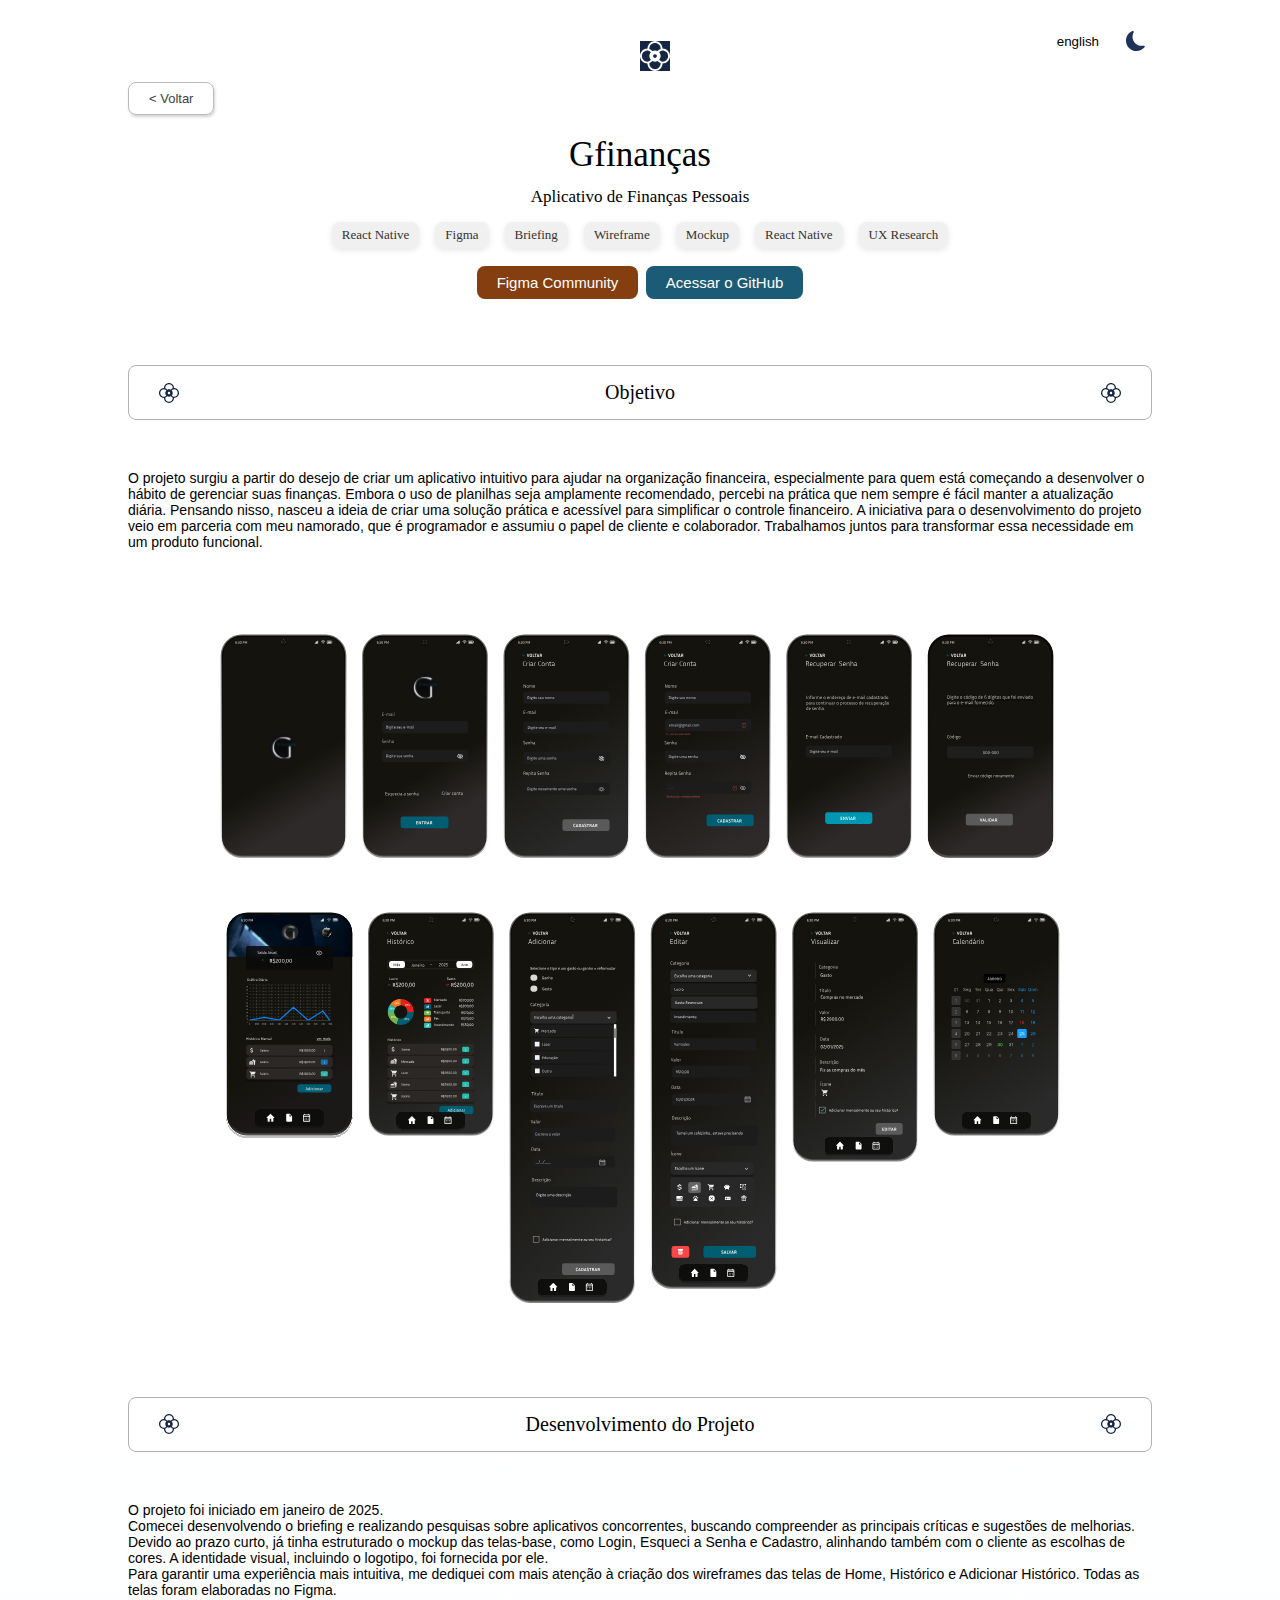
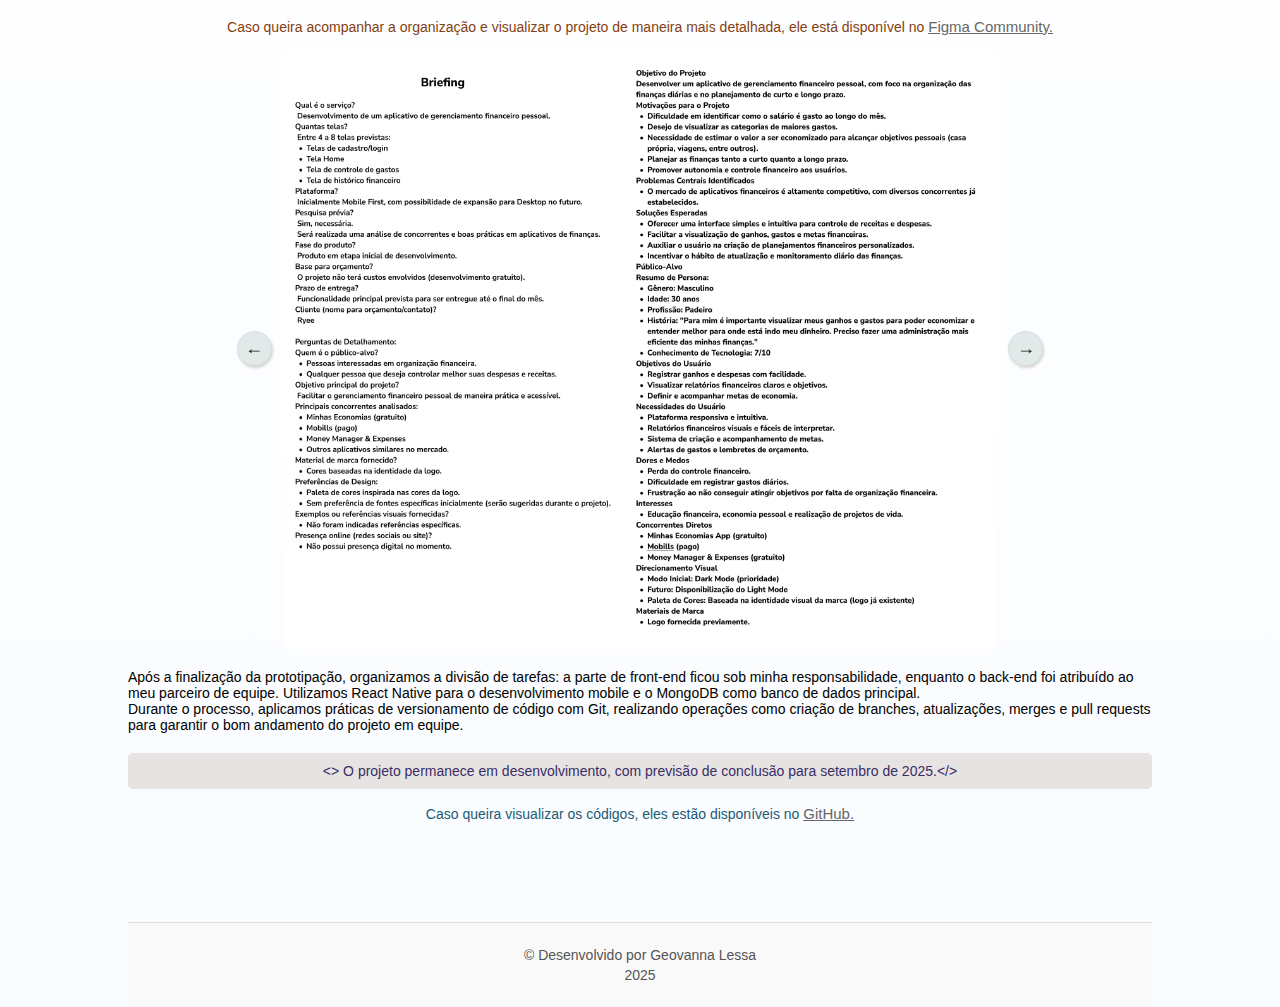
<file: pages/Gfin.html>
<!DOCTYPE html>
<html lang="pt-br">

<head>
    <meta charset="UTF-8">
    <meta name="viewport" content="width=device-width, initial-scale=1.0">
    <link rel="stylesheet" href="../public/css/index.css">
    <link rel="stylesheet" href="../public/css/projetos.css">
    <link rel="icon" href="../public/img/flor-titulo-branco.svg" type="image/png">
    <script src="../script-padrao.js"></script>

    <title>Geovanna Lessa</title>
</head>

<body>
    <header>
        <div class="menu-e-logo">
            <a href="../index.html">
                <img src="../public/img/Icone.svg" alt="Logo do Portfólio" class="logo">
            </a>
            <div id="funcionalidades">
                <button id="btn-idioma">english</button>
                <button onclick="mudaTema(this)">
                    <div class="mudaTema"></div>
                </button>
            </div>
        </div>
    </header>
    <main>
        <div vw class="enabled">
            <div vw-access-button class="active"></div>
            <div vw-plugin-wrapper>
                <div class="vw-plugin-top-wrapper"></div>
            </div>
        </div>
        <nav id="navegacao">
            <a id="link-voltar" href="../index.html">
                < Voltar</a>
        </nav>

        <h1 class="titulo_projeto">
            <span style="display: inline-block; font-size:35px;">Gfinanças</span><br>
            <span style="font-size: 17px;">Aplicativo de Finanças Pessoais</span>
            <ul id="habilidades">
                <li>React Native</li>
                <li>Figma</li>
                <li>Briefing</li>
                <li>Wireframe</li>
                <li>Mockup</li>
                <li>React Native</li>
                <li>UX Research</li>
            </ul>

            <div>
                <a id="link-figma" target="_blank" href="#">Figma Community</a>
                <a id="link-github" target="_blank" href="https://github.com/RyeeFerreira/Gfin"> Acessar o GitHub</a>
            </div>
        </h1>

        <section>
            <h1 class="titulo">
                <div class="flor"></div>
                Objetivo
                <div class="flor"></div>
            </h1>
            <p>
                O projeto surgiu a partir do desejo de criar um aplicativo intuitivo para ajudar na organização
                financeira,
                especialmente para quem está começando a desenvolver o hábito de gerenciar suas finanças. Embora o uso
                de
                planilhas seja amplamente recomendado, percebi na prática que nem sempre é fácil manter a atualização
                diária.
                Pensando nisso, nasceu a ideia de criar uma solução prática e acessível para simplificar o controle
                financeiro.
                A iniciativa para o desenvolvimento do projeto veio em parceria com meu namorado, que é programador e
                assumiu o papel de cliente e colaborador. Trabalhamos juntos para transformar essa necessidade em um
                produto
                funcional.
            </p>
            <img class="mockupImagem" src="../public/img/Mockup Completo.svg">
        </section>


        <section>
            <h1 class="titulo">
                <div class="flor"></div>
                Desenvolvimento do Projeto
                <div class="flor"></div>
            </h1>

            <p>
                O projeto foi iniciado em janeiro de 2025. <br>
                Comecei desenvolvendo o briefing e realizando pesquisas sobre aplicativos concorrentes, buscando compreender as principais críticas e sugestões de melhorias.<br>
                Devido ao prazo curto, já tinha estruturado o mockup das telas-base, como Login, Esqueci a Senha e Cadastro, alinhando também com o cliente as escolhas de cores. A identidade visual, incluindo o logotipo, foi fornecida por ele.<br>
                
                Para garantir uma experiência mais intuitiva, me dediquei com mais atenção à criação dos wireframes das telas de Home, Histórico e Adicionar Histórico.
                Todas as telas foram elaboradas no Figma.<br>
                <span class="destaque_texto" style="color:#843E10;margin-top:20px;">
                    Caso queira acompanhar a organização e visualizar o projeto de maneira mais detalhada, ele está disponível no 
                    <a href="#">
                        Figma Community.
                    </a>
                </span>
            </p>
            <div class="carrossel-wrapper">
                <button id="anterior" class="btn_carrossel">←</button>

                <div class="carrossel" id="carrossel">
                    <img class="carrossel-img" src="../public/img/Briefing.png" alt="Briefing" title="Tela de Briefing">
                <img class="carrossel-img" src="../public/img/Pesquisa.png" alt="Pesquisa" title="Tela com as pesquisas">
                    <img class="carrossel-img" src="../public/img/wireframeGfin - claro.svg"
                        data-light="../public/img/wireframeGfin - claro.svg"
                        data-dark="../public/img/wireframeGfin - escuro.svg" title="Telas de Wireframe">
                </div>

                <button id="proximo" class="btn_carrossel">→</button>
            </div>
            <p>
                Após a finalização da prototipação, organizamos a divisão de tarefas: a parte de front-end ficou sob minha responsabilidade, enquanto o back-end foi atribuído ao meu parceiro de equipe. Utilizamos React Native para o desenvolvimento mobile e o MongoDB como banco de dados principal.<br>
                Durante o processo, aplicamos práticas de versionamento de código com Git, realizando operações como criação de branches, atualizações, merges e pull requests para garantir o bom andamento do projeto em equipe.<br>

                <span class="destaque_texto" style="color: rgb(56, 46, 100);margin-top:20px; background-color: rgb(232, 227, 227); padding: 10px; border-radius: 5px;"> 
                    &lt;&gt; O projeto permanece em desenvolvimento, com previsão de conclusão para setembro de 2025.&lt;/&gt;
                </span><br>
                <span class="destaque_texto" style="color: #1C5B75;" >
                    Caso queira visualizar os códigos, eles estão disponíveis no 
                    <a href="#">
                        GitHub.
                    </a>
                </span>
            </p>
        </section>
    </main>
    <script src="https://vlibras.gov.br/app/vlibras-plugin.js"></script>
    <script>
        new window.VLibras.Widget('https://vlibras.gov.br/app');
    </script>
</body>
<footer>
    <p class="translate" data-pt="Desenvolvido por Geovanna Lessa" data-en="Developed by Geovanna Lessa">&copy;
        Desenvolvido por Geovanna Lessa</p>
    <p>2025</p>
</footer>

</html>
</file>
<file: public/css/index.css>
body{
  background: linear-gradient(#ffffff,  #ffffff,#f9fcff);
  font-family: "Nobile", sans-serif;
  font-weight: 400;
  font-style: normal;
  margin: 0 10%;
}

header {
  margin-top: 30px;
  display: flex;
  position: relative;
}

.menu-e-logo {
  width: 100%;
  display: flex;
  justify-content: space-between;
  align-items: center;
  position: relative;
}

nav ul {
  list-style: none;
  display: flex;
  gap: 45px;
  padding: 0%;
}

nav a {
  font-size: 13px;
  text-decoration: none;
  color: #626060;
  font-weight: 500;
  transition: 0.4s;
}

nav a:hover {
  color: #00a8eb;
  text-decoration: underline;
  transition: 0.4s;
}

.menu-e-logo >div> button{
  background-color: transparent;
  border:none;
}

.logo {
  position: absolute;
  left: 50%;
  width: 30px; 
}

#btn-idioma{
  cursor: pointer;
  transition: 0.4s;
}

#btn-idioma:hover{
  color: #00a8eb;
  transition: 0.4s;
}

#funcionalidades{
  display: flex;
  align-items: center;
  gap: 15px;
}

.mudaTema{
  transition: 0.5s;
  cursor: pointer;
  width: 20px; 
  height: 20px;
  background-image: url("../img/icons/escuro/MoonFill.svg");
  background-size: cover;
}

.mudaTema:hover {
  transition: 0.5s;
  border-radius: 4px;
  filter: brightness(3) invert(0);
}

#sobre-mim{
  display: flex;
}

h1{
  font-family: "Alike", serif;
  font-size: 30px;
  font-weight: 100;
  text-align: center;
  margin-bottom: 70px;
}

#habilidades{
  display: flex;
  flex-wrap: wrap;
  gap: 16px; 
  list-style: none;
  padding: 0;
  justify-content: center; 
  font-size: 13px;
}

#habilidades> li{
  background-color: #f0f0f0;
  padding: 5px 10px;
  border-radius: 8px;
  font-weight: 500;
  color: #333;
  box-shadow: 0 2px 6px rgba(0, 0, 0, 0.1);
  cursor: pointer;
  transition: 0.5s;
}

#habilidades> li:hover{
  background-color: #3a5e94;
  transition: 0.5s;
  color: white;
}

#descricao{
  margin-top: 70px;
  font-size: 14px;
  font-weight: 400;
  text-align: justify;
}

#imagem-profissional{
  width: 20%;
  height: 20%;
}

.titulo {
  display: flex;
  align-items: center;
  justify-content: space-between;
  font-family: "Alike", serif;
  font-size: 20px;
  padding: 15px 30px;
  border-radius: 8px;
  border: 1px solid #b4b0b0;
  margin: 50px 0;
  text-align: center;
  gap: 10px;
}

.flor{
  width: 20px;
  height: 20px;
  background-image: url('../img/icons/escuro/flor-titulo-escuro.svg');
  background-size: cover;
}

#projetos> ul{
  display: grid;
  grid-template-columns: repeat(auto-fit, minmax(300px, 1fr));
  gap: 30px;
  list-style: none;
  padding: 0;
  margin: 0;
}

#projetos> ul> li{
  border-radius: 16px;
  padding: 20px;
  display: flex;
  flex-direction: column;
  align-items: center;
}

.titulo-projeto{
  font-size: 20px;
  font-weight: 500;
  margin-bottom: 10px;
}

#projetos> ul> li > a{
  text-decoration: none;
  color: #000;
  font-weight: 500;
  text-align: end;
}

.card-projeto {
  background-color: #fff;
  border-radius: 16px;
  padding: 20px;
  border: 1px solid #e0e0e0;
  text-align: left;
  display: flex;
  align-items: center;
}

.card-projeto img {
  width: 100%;
  max-width: 85%;
  border-radius: 10px;
  margin-bottom: 15px;
  object-fit: cover;
}

.info-projeto {
  width: 100%;
}

.titulo-projeto {
  font-size: 20px;
  color: #474c87;  
}

.descricao-projeto {
  font-size: 14px;
  color: #555;
  margin-bottom: 10px;
}

.link {
  color: #597f9f;
  display: flex;
  align-items: center;
  gap: 6px; 
  text-decoration: underline;
  width: fit-content;
  margin-left: auto;
  font-size: 13px;
  transition: 0.5s;
}

.link:hover {
  color: #2608ad;
}

.seta {
  margin-top: 15px;
  width: 20px !important; 
  height: auto;
  display: block;
}

#contatos {
  list-style: none;
  display: flex;
  flex-wrap: wrap;
  gap: 16px;
  padding: 0;
  justify-content: center;
  margin-top: 30px;
}

#contato{
  text-align: center;
  font-size: 14px;
}

.contato a {
  font-size: 14px;
  display: flex;
  align-items: center;
  gap: 8px;
  border-radius: 10px;
  padding: 10px 16px;
  color: #333;
  text-decoration: none;
  background-color: #f0f0f0;
  padding: 5px 10px;
  border-radius: 8px;
  color: #333;
  box-shadow: 0 2px 6px rgba(0, 0, 0, 0.1);
  cursor: pointer;
  transition: 0.5s;
  font-family: "Nobile", sans-serif;
}

.contato a:hover {
  background-color: #509bba8b;
  transition: 0.5s;
}

.contato img {
  width: 20px !important;
  height: 20px !important;
  object-fit: contain;
}

footer {
  margin-top: 100px;
  background-color: #f9f9f9;
  padding: 20px 0;
  text-align: center;
  font-size: 14px;
  color: #555;
  border-top: 1px solid #ddd;
}

footer p {
  margin: 4px 0;
}

@media (max-width: 1024px) {
  body {
    margin: 0 5%;
  }

  nav ul {
    gap: 25px;
  }

  .link {
    font-size: 12px;
  }
}

@media (max-width: 768px) {
  header {
    font-size: 14px;
  }

  .menu-e-logo {
    display: flex;
    flex-direction: column;
    align-items: center;
    position: relative;
    width: 100%;
  }
  
  .menu-e-logo .logo {
    position: absolute;
    left: 50%;
    transform: translateX(-50%);
    z-index: 1;
    width: 30px; 
    top: 0;
    margin-top: 10px;
  }
  
 
  #funcionalidades {
    position: absolute;
    right: 0;
    top: 0;
    display: flex;
    gap: 10px;
    align-items: center;
    padding: 10px;
  }
  

  .menu-e-logo nav {
    margin-top: 80px;
  }
  
  .menu-e-logo nav ul {
    display: flex;
    gap: 50px;
    justify-content: center;
    list-style: none;
    padding: 0;
    margin: 0;
  }

  #sobre-mim {
    flex-direction: column;
    align-items: center;
  }

  .titulo {
    margin: 30px 0px;
  }

  .flor {
    width: 13px;
    height: 13px;
  }

  #contatos {
    padding: 30px;
    gap: 18px;
    margin-top: 10px;
  }

  #contato {
    font-size: 16px;
  }

  .contato > a{
    font-size: 12px;
  }

  .contato img {
    width: 15px !important;
    height: 15px !important;
  }

  .card-projeto {
    flex-direction: column;
    align-items: center;
    text-align: center;
  }

  #habilidades {
    justify-content: center;
  }

  .link {
    font-size: 12px;
  }

  #projetos> ul{
    grid-template-columns: repeat(auto-fit, minmax(427px, 1fr));
  }

  #habilidades> li{
    font-size: 11px;
  }

}

@media (max-width: 480px) {
  header {
    font-size: 12px;
  }

  .menu-e-logo {
    flex-direction: column;
  }

  .menu-e-logo nav {
    order: 2;
  }

  .menu-e-logo .logo {
    order: 1;
    margin-bottom: 10px;
  }

  h1 {
    font-size: 24px;
  }
 
  .titulo {
    margin: 20px 0px;
  }

  #projetos> ul{
    grid-template-columns: repeat(auto-fit, minmax(500px, 1fr));
  }

  .contato a {
    font-size: 12px;
    padding: 8px 8px;
  }

  .descricao-projeto {
    font-size: 13px;
  }

  #habilidades {
    justify-content: center;
  }

  .link {
    font-size: 10px;
  }

  .card-projeto {
    padding: 15px;
    gap: 15px;
    width: 100%;
    max-width: 62%;
  }
  .card-projeto .titulo-projeto {
    font-size: 20px;
  }

  .card-projeto .descricao-projeto {
    font-size: 14px;
  }

  #habilidades li {
    font-size: 11px;
    padding: 4px 10px;
  }

  .link img.seta {
    width: 14px;
  }
}

body.dark-mode .mudaTema{
  transition: 0.5s;
  background-image: url("../img/icons/claro/SunFill.svg");
  background-size: cover;
}

body.dark-mode .mudaTema:hover{
  transition: 0.5s;
  filter: brightness(50%);
}

body.dark-mode #btn-idioma{
  color: #a19c9c;
  transition: 0.5s;
}

body.dark-mode #btn-idioma:hover{
  color: #f7f7f7;
  transition: 0.5s;
}


body.dark-mode{
  background: linear-gradient(#0c0c0c,#161515,#0c0c0c);
  color: #fff;
  transition: 0.5s;
}

body.dark-mode .menu-e-logo>nav>ul>li>a{ 
  color: #a19c9c;
  transition: 0.5s;
}

body.dark-mode .menu-e-logo>nav>ul>li>a:hover { 
  color: #f7f7f7;
  transition: 0.5s;
}

body.dark-mode .card-projeto {
  background-color: #0000002f;
  border: solid #8d87901a 1px;
  color: #f5f5f5;
  transition: 0.5s;
}

body.dark-mode #habilidades>li{
  background-color: #060606;
  border: solid #4d5a93 1px;
  color: #f5f5f5;
  transition: 0.5s;
}

body.dark-mode #habilidades> li:hover{
  background-color: #214c6db1;
  transition: 0.5s;
  color: white;
  transition: 0.5s;
}

body.dark-mode .titulo-projeto {
  font-size: 20px;
  color: #ffffff;  
}

body.dark-mode .descricao-projeto {
  color: #b8b2b2;
}

body.dark-mode .link:hover {
  color: #a89bdf;
}


body.dark-mode .contato a {
  background-color: #ffffffbc;
  border: solid #585858 1px;
  color: rgb(21, 20, 20);
  box-shadow: 0 2px 6px rgba(178, 175, 175, 0.1);
  transition: 0.5s;
}

body.dark-mode .contato a:hover {
  background-color: #ffffff67;
  transition: 0.5s;
}

body.dark-mode footer {
  background-color: #00000041;
  color: #f5f5f5;
  border-top: 1px solid #0b0b0b;
  transition: 0.5s;
}

body.dark-mode .flor{
  background-image: url('../img/icons/claro/flor-titulo-branco.svg');
  background-size: cover;
  transition: 0.5s;
}

body.dark-mode .titulo {
border:solid 1px rgb(72, 72, 72);
}

body.dark-mode .seta {
  filter: brightness(1.3) contrast(1.1);
}

@import url('https://fonts.googleapis.com/css2?family=Nobile:ital,wght@0,400;0,500;0,700;1,400;1,500;1,700&display=swap');
@import url('https://fonts.googleapis.com/css2?family=Alike&display=swap');
</file>
<file: public/css/projetos.css>
#link-voltar {
    background-color: #ffffffdd;
    padding: 8px 20px;
    border: solid 1px #beb9b9;
    border-radius: 8px;
    color: rgb(66, 64, 64);
    cursor: pointer;
    transition: 0.5s;
    box-shadow: 1px 2px 3px rgb(211, 211, 211);
    font-size: 13px;
}

#link-voltar:hover {
    border: solid 1px #0acaff;
    color: #1291b4;
    transition: 0.5s;
}

.mockupImagem {
    width: 100%;
}

#navegacao {
    margin-top: 30px;
    display: flex;
    justify-content: space-between;
}

a {
    color: #597f9f;
    text-decoration: none;
    font-size: 15px;
    transition: 0.5s;
    font-family: "Nobile", sans-serif;
}

a:hover {
    color: #2608ad;
}

#link-figma {
    background-color: #843E10;
    padding: 8px 20px;
    border-radius: 8px;
    color: white;
    cursor: pointer;
    transition: 0.5s;
}

#link-github {
    background-color: #1C5B75;
    padding: 8px 20px;
    border-radius: 8px;
    color: white;
    cursor: pointer;
    transition: 0.5s;
}

#link-github:hover, 
#link-figma:hover {
  background-color: #5c6168;
  color: white;
  transition: background-color 0.5s, color 0.5s;
}

.carrossel-wrapper {
    display: flex;
    align-items: center;
    justify-content: center;
    gap: 10px;
}

.carrossel {
    display: flex;
    overflow: hidden;
    scroll-behavior: smooth;
    width: 70%;
}

.carrossel-img {
    flex: 0 0 100%;
    max-width: 100%;
    border-radius: 10px;
    cursor: pointer;
    transition: 0.5s;
    height: 600px;
}

.carrossel-img:hover {
    transform: scale(1.01);
    transition: 0.5s;
}

.btn_carrossel {
    border-radius: 30px;
    border: 1px solid #dddedf;
    background-color: #e1e9e9;
    height: 35px;
    width: 35px;
    cursor: pointer;
    transition: 1s;
    color: #1e1c1c;
    box-shadow: 1px 2px 3px rgb(211, 211, 211);
    font-size: 18px;
}

.btn_carrossel:hover {
    background-color: #abbec29a;
}

p {
    margin-top: 20px;
    font-size: 14px;
    font-weight: 400;
}

.destaque_texto{
    display: block;
    text-align: center;
}

.destaque_texto a{
    text-decoration: underline;
    color: #676767;
}

footer p {
    text-align: center;
}
</file>
